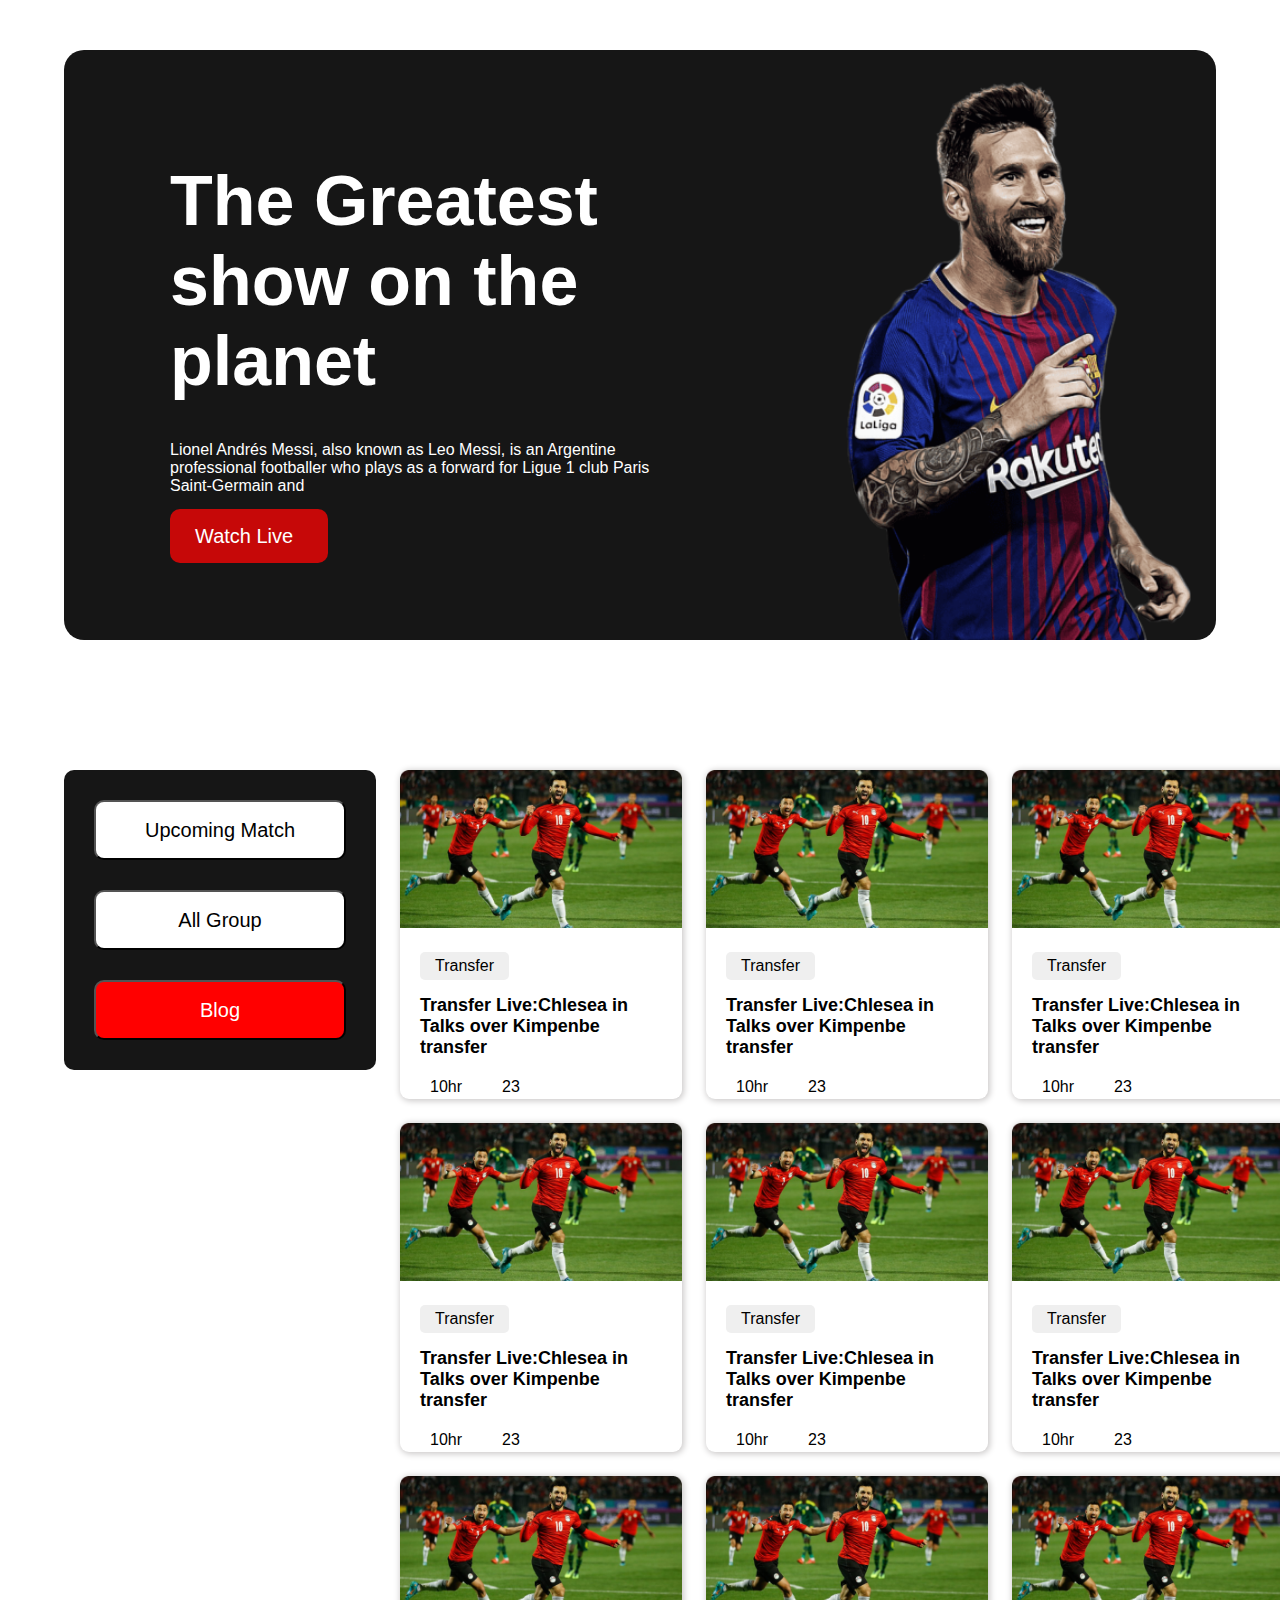
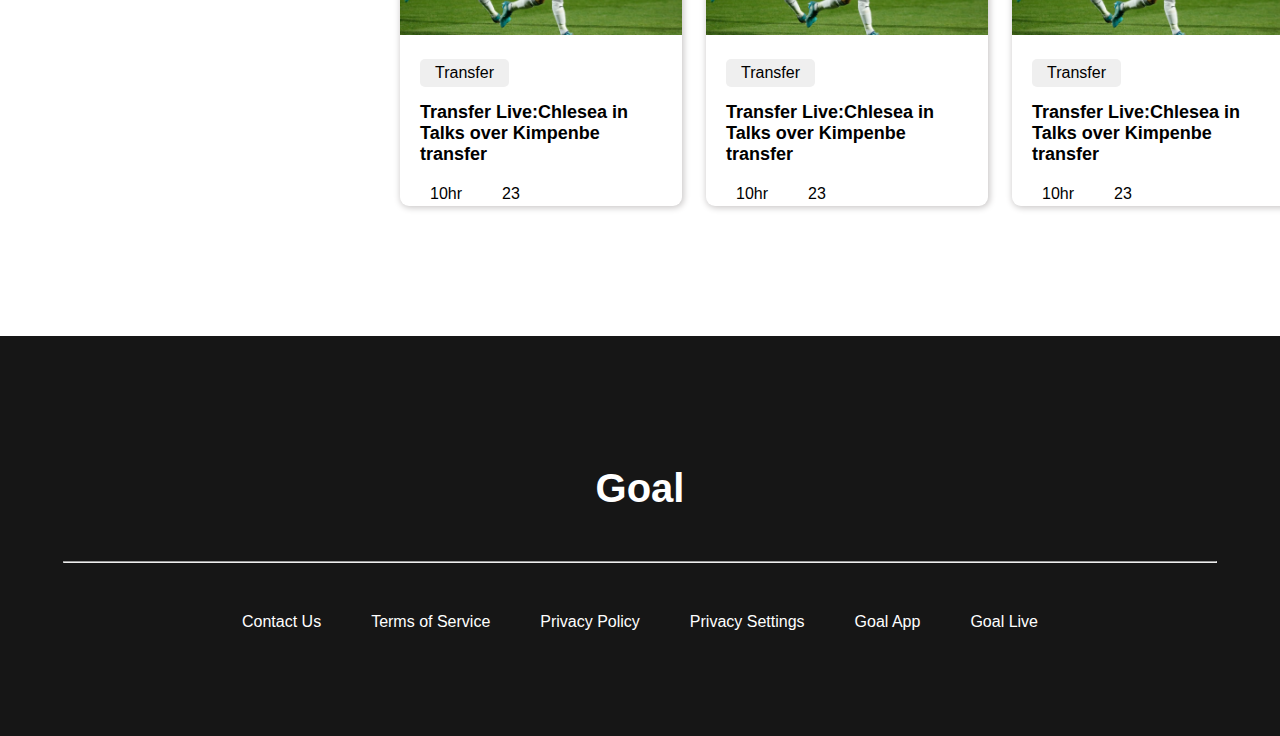
<file: index.html>
<!DOCTYPE html>
<html lang="en">

<head>
    <meta charset="UTF-8">
    <meta http-equiv="X-UA-Compatible" content="IE=edge">
    <meta name="viewport" content="width=device-width, initial-scale=1.0">
    <!-- css_____link -->
    <link rel="stylesheet" href="style.css">
    <!-- font___awesome___link -->
    <link rel="stylesheet" href="https://cdnjs.cloudflare.com/ajax/libs/font-awesome/6.1.1/css/all.min.css"
        integrity="sha512-KfkfwYDsLkIlwQp6LFnl8zNdLGxu9YAA1QvwINks4PhcElQSvqcyVLLD9aMhXd13uQjoXtEKNosOWaZqXgel0g=="
        crossorigin="anonymous" referrerpolicy="no-referrer" />
    <title>Assignment 2</title>
</head>

<body>
    <!-------
        header area start 
        -------->
    <header>
        <div class="container container-res">
            <div class="header-detail">
                <h1>The Greatest show on the planet</h1>
                <p>Lionel Andrés Messi, also known as Leo Messi, is an Argentine professional footballer who plays as a
                    forward for Ligue 1 club Paris Saint-Germain and</p>
                <a class="watch-btn" href="#">Watch Live <i class="fa-solid fa-angle-right"></i></a>
            </div>
            <div class="header-img">
                <img src="assets/messi.png" alt="">
            </div>
        </div>
    </header>
    <!-------
        header area end 
        -------->
    <!-------
        main area start 
        -------->
    <main>
        <div class="mian-container">
            <sectin class="section-1">
                <!-- 3button -->
                <form>
                    <div class="form-btn">
                        <a href="#"><input type="button" class="btn-3" value="Upcoming Match"></a>
                        <a href="#"><input type="button" class="btn-3" value="All Group"></a>
                        <a href="./second-page/index.html"><input type="button" class="btn-3" value="Blog"
                                style="background:red;color: white;"></a>
                    </div>
                </form>
                <!-- 9blogs area start  -->
                <div class="transfer-blogs">
                    <div class="blogs">
                        <img src="assets/Blog Image.png" alt="">
                        <div class="clock-and-msg">
                            <a href="#"><button>Transfer</button></a>
                            <h4>Transfer Live:Chlesea in Talks over Kimpenbe transfer</h4>
                            <div class="menu-icon">
                                <i class="fa-regular fa-clock"></i>10hr
                                <i class="fa-solid fa-message"></i>23
                            </div>
                        </div>
                    </div>
                    <div class="blogs">
                        <img src="assets/Blog Image.png" alt="">
                        <div class="clock-and-msg">
                            <a href="#"><button>Transfer</button></a>
                            <h4>Transfer Live:Chlesea in Talks over Kimpenbe transfer</h4>
                            <div class="menu-icon">
                                <i class="fa-regular fa-clock"></i>10hr
                                <i class="fa-solid fa-message"></i>23
                            </div>
                        </div>
                    </div>
                    <div class="blogs">
                        <img src="assets/Blog Image.png" alt="">
                        <div class="clock-and-msg">
                            <a href="#"><button>Transfer</button></a>
                            <h4>Transfer Live:Chlesea in Talks over Kimpenbe transfer</h4>
                            <div class="menu-icon">
                                <i class="fa-regular fa-clock"></i>10hr
                                <i class="fa-solid fa-message"></i>23
                            </div>
                        </div>
                    </div>
                    <div class="blogs">
                        <img src="assets/Blog Image.png" alt="">
                        <div class="clock-and-msg">
                            <a href="#"><button>Transfer</button></a>
                            <h4>Transfer Live:Chlesea in Talks over Kimpenbe transfer</h4>
                            <div class="menu-icon">
                                <i class="fa-regular fa-clock"></i>10hr
                                <i class="fa-solid fa-message"></i>23
                            </div>
                        </div>
                    </div>
                    <div class="blogs">
                        <img src="assets/Blog Image.png" alt="">
                        <div class="clock-and-msg">
                            <a href="#"><button>Transfer</button></a>
                            <h4>Transfer Live:Chlesea in Talks over Kimpenbe transfer</h4>
                            <div class="menu-icon">
                                <i class="fa-regular fa-clock"></i>10hr
                                <i class="fa-solid fa-message"></i>23
                            </div>
                        </div>
                    </div>
                    <div class="blogs">
                        <img src="assets/Blog Image.png" alt="">
                        <div class="clock-and-msg">
                            <a href="#"><button>Transfer</button></a>
                            <h4>Transfer Live:Chlesea in Talks over Kimpenbe transfer</h4>
                            <div class="menu-icon">
                                <i class="fa-regular fa-clock"></i>10hr
                                <i class="fa-solid fa-message"></i>23
                            </div>
                        </div>
                    </div>
                    <div class="blogs">
                        <img src="assets/Blog Image.png" alt="">
                        <div class="clock-and-msg">
                            <a href="#"><button>Transfer</button></a>
                            <h4>Transfer Live:Chlesea in Talks over Kimpenbe transfer</h4>
                            <div class="menu-icon">
                                <i class="fa-regular fa-clock"></i>10hr
                                <i class="fa-solid fa-message"></i>23
                            </div>
                        </div>
                    </div>
                    <div class="blogs">
                        <img src="assets/Blog Image.png" alt="">
                        <div class="clock-and-msg">
                            <a href="#"><button>Transfer</button></a>
                            <h4>Transfer Live:Chlesea in Talks over Kimpenbe transfer</h4>
                            <div class="menu-icon">
                                <i class="fa-regular fa-clock"></i>10hr
                                <i class="fa-solid fa-message"></i>23
                            </div>
                        </div>
                    </div>
                    <div class="blogs">
                        <img src="assets/Blog Image.png" alt="">
                        <div class="clock-and-msg">
                            <a href="#"><button>Transfer</button></a>
                            <h4>Transfer Live:Chlesea in Talks over Kimpenbe transfer</h4>
                            <div class="menu-icon">
                                <i class="fa-regular fa-clock"></i>10hr
                                <i class="fa-solid fa-message"></i>23
                            </div>
                        </div>
                    </div>
                </div>
                <!-- 9blogs are end -->
            </sectin>
            <button class="view-all">View ALl</button>
        </div>
    </main>
    <!-- main area end -->
    <!-- footer area start -->
    <footer>
        <div class="footer-goal">
            <h3>Goal</h3>
        </div>
        <hr>
        <div class="footer-menu">
            <ul>
                <li><a href="#">Contact Us</a></li>
                <li><a href="#">Terms of Service</a></li>
                <li><a href="#">Privacy Policy</a></li>
                <li><a href="#">Privacy Settings</a></li>
                <li><a href="#">Goal App</a></li>
                <li><a href="#">Goal Live</a></li>
            </ul>
            <div class="social-icon">
                <p><i class="fa-brands fa-facebook-square"></i><i class="fa-brands fa-instagram"></i><i
                        class="fa-brands fa-twitter-square"></i></p>
            </div>
        </div>
    </footer>
</body>

</html>
</file>
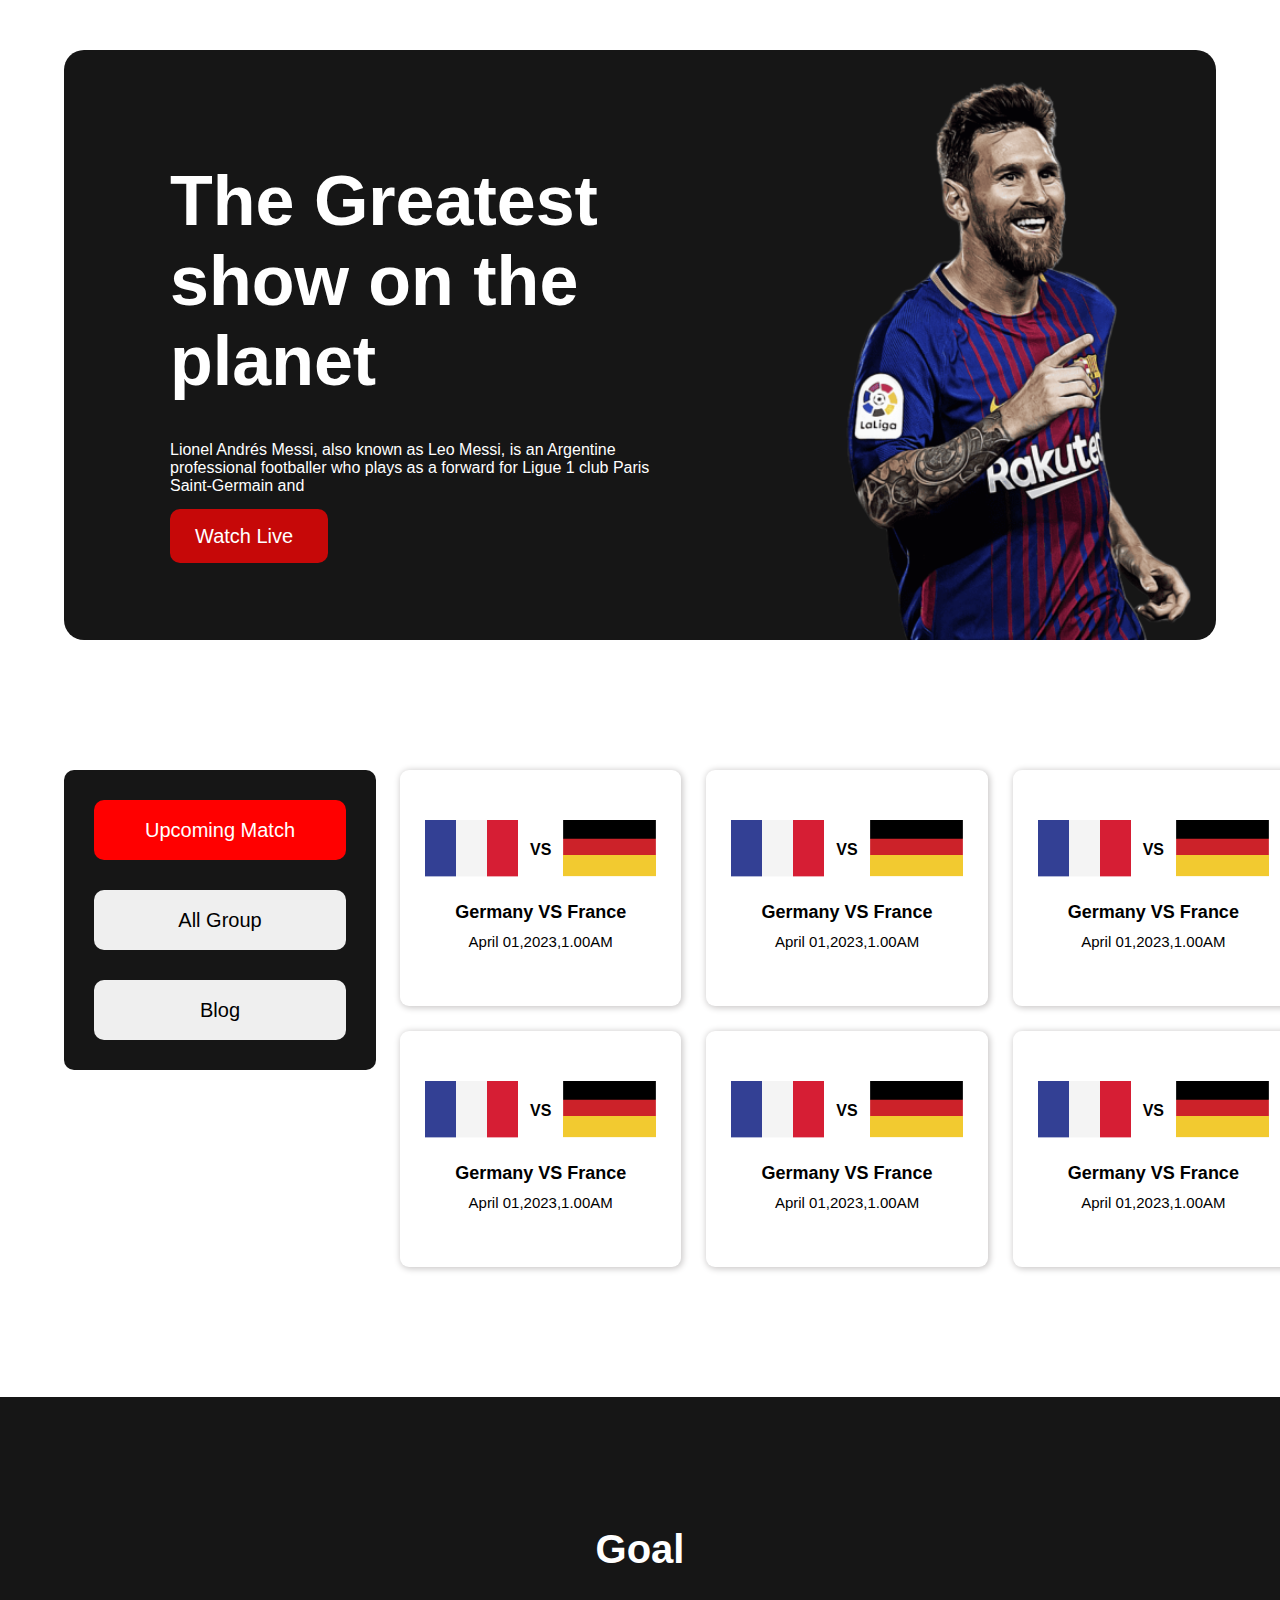
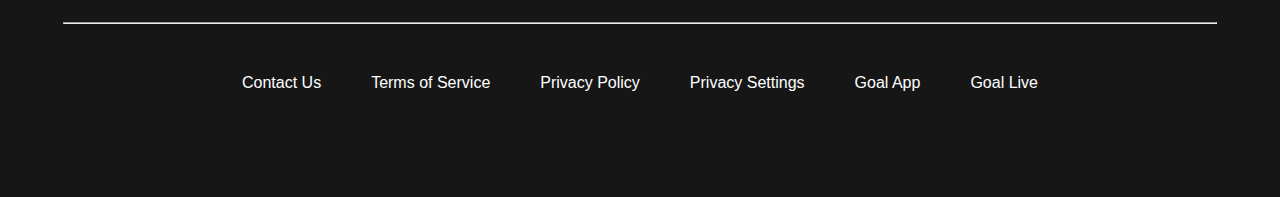
<file: second-page/secod_page.html>
<!DOCTYPE html>
<html lang="en">

<head>
    <meta charset="UTF-8">
    <meta http-equiv="X-UA-Compatible" content="IE=edge">
    <meta name="viewport" content="width=device-width, initial-scale=1.0">
    <!-- css_____link -->
    <link rel="stylesheet" href="second_page.css">
    <!-- font___awesome___link -->
    <link rel="stylesheet" href="https://cdnjs.cloudflare.com/ajax/libs/font-awesome/6.1.1/css/all.min.css"
        integrity="sha512-KfkfwYDsLkIlwQp6LFnl8zNdLGxu9YAA1QvwINks4PhcElQSvqcyVLLD9aMhXd13uQjoXtEKNosOWaZqXgel0g=="
        crossorigin="anonymous" referrerpolicy="no-referrer" />
    <title>Assignment 2</title>
</head>

<body>
    <!-------
        header area start 
        -------->
    <header>
        <div class="container container-res">
            <div class="header-detail">
                <h1>The Greatest show on the planet</h1>
                <p>Lionel Andrés Messi, also known as Leo Messi, is an Argentine professional footballer who plays as a
                    forward for Ligue 1 club Paris Saint-Germain and</p>
                <a class="watch-btn" href="#">Watch Live <i class="fa-solid fa-angle-right"></i></a>
            </div>
            <div class="header-img">
                <img src="/assets/messi.png" alt="">
            </div>
        </div>
    </header>
    <!-------
        header area end 
        -------->
    <!-------
        main area start 
        -------->
    <main>
        <div class="mian-container">
            <sectin class="section-1">
                <!-- 3button -->
                <form>
                    <div class="form-btn">
                        <a href="/index.html"><input type="button" class="btn-3" value="Upcoming Match"
                                style="background:red;color: white;"></a>
                        <a href="#"><input type="button" class="btn-3" value="All Group"></a>
                        <a href="#"><input type="button" class="btn-3" value="Blog"></a>
                    </div>
                </form>
                <!-- 9blogs area start  -->
                <div class="country-details">
                    <div class="time-shedul">
                        <div class="country-flag">
                            <img src="/assets/Flag.png" alt="">
                            <span>VS</span>
                            <img src="/assets/germany Flag.png" alt="">
                        </div>
                        <div class="country-name">
                            <h5>Germany VS France</h5>
                            <p>April 01,2023,1.00AM</p>
                        </div>
                    </div>
                    <div class="time-shedul">
                        <div class="country-flag">
                            <img src="/assets/Flag.png" alt="">
                            <span>VS</span>
                            <img src="/assets/germany Flag.png" alt="">
                        </div>
                        <div class="country-name">
                            <h5>Germany VS France</h5>
                            <p>April 01,2023,1.00AM</p>
                        </div>
                    </div>
                    <div class="time-shedul">
                        <div class="country-flag">
                            <img src="/assets/Flag.png" alt="">
                            <span>VS</span>
                            <img src="/assets/germany Flag.png" alt="">
                        </div>
                        <div class="country-name">
                            <h5>Germany VS France</h5>
                            <p>April 01,2023,1.00AM</p>
                        </div>
                    </div>
                    <div class="time-shedul">
                        <div class="country-flag">
                            <img src="/assets/Flag.png" alt="">
                            <span>VS</span>
                            <img src="/assets/germany Flag.png" alt="">
                        </div>
                        <div class="country-name">
                            <h5>Germany VS France</h5>
                            <p>April 01,2023,1.00AM</p>
                        </div>
                    </div>
                    <div class="time-shedul">
                        <div class="country-flag">
                            <img src="/assets/Flag.png" alt="">
                            <span>VS</span>
                            <img src="/assets/germany Flag.png" alt="">
                        </div>
                        <div class="country-name">
                            <h5>Germany VS France</h5>
                            <p>April 01,2023,1.00AM</p>
                        </div>
                    </div>
                    <div class="time-shedul">
                        <div class="country-flag">
                            <img src="/assets/Flag.png" alt="">
                            <span>VS</span>
                            <img src="/assets/germany Flag.png" alt="">
                        </div>
                        <div class="country-name">
                            <h5>Germany VS France</h5>
                            <p>April 01,2023,1.00AM</p>
                        </div>
                    </div>

                    <!-- 9blogs are end -->
            </sectin>
        </div>
    </main>
    <!-- main area end -->
    <!-- footer area start -->
    <footer>
        <div class="footer-goal">
            <h3>Goal</h3>
        </div>
        <hr>
        <div class="footer-menu">
            <ul>
                <li><a href="#">Contact Us</a></li>
                <li><a href="#">Terms of Service</a></li>
                <li><a href="#">Privacy Policy</a></li>
                <li><a href="#">Privacy Settings</a></li>
                <li><a href="#">Goal App</a></li>
                <li><a href="#">Goal Live</a></li>
            </ul>
            <div class="social-icon">
                <p><i class="fa-brands fa-facebook-square"></i><i class="fa-brands fa-instagram"></i><i
                        class="fa-brands fa-twitter-square"></i></p>
            </div>
        </div>
    </footer>
</body>

</html>
</file>
<file: style.css>
/*---------------
 default style
 ---------------*/
/* google fonts */
@import url('https://fonts.googleapis.com/css2?family=Montserrat&family=Poppins:wght@500&display=swap');

* {
    margin: 0;
    padding: 0;
}

body {
    font-family: 'Roboto', sans-serif;
}

a {
    text-decoration: none;
}

/*---------------
 header area start
 ---------------*/
.container {
    width: 90vw;
    height: 590px;
    background:
        #161616;
    display: flex;
    margin: auto;
    margin-top: 50px;
    border-radius: 20px;
}

.header-detail {
    margin: 111px 0px 111px 106px;
}

h1 {
    font-size: 70px;
    color: white;
}

.header-detail,
.header-img {
    width: 50%;

}

.header-detail p {
    font-size: 16px;
    margin-top: 40px;
    color: white;
    margin-bottom: 30px;
}

.watch-btn {
    background: #c60808;
    padding: 16px 25px;
    color: white;
    font-size: 20px;
    border-radius: 10px;
    transition: .7s;
}

.header-img img {
    margin-top: 30px;
    height: 560px;
    margin-left: 150px;
}

i.fa-solid.fa-angle-right {
    margin-left: 10px;
}

.watch-btn:hover {
    background: rgb(248, 248, 248);
    color: black;
}

/*---------
 header area end
-------- */
/*---------
 main area start
-------- */
.mian-container {
    width: 90vw;
    margin: auto;
    margin-top: 130px;
}

.section-1 {
    display: flex;
    column-gap: 24px;
}

/* 3button */
form {
    width: 312px;
    height: 300px;
    background-color: #161616;
    border-radius: 10px;
}

.form-btn {
    padding: 30px;
}

input[type="button"] {
    background: white;
    font-size: 20px;
    width: 252px;
    height: 60px;
    margin-bottom: 30px;
    border-radius: 10px;
}

/* 9blogs start */
.transfer-blogs {
    display: grid;
    grid-template-columns: repeat(3, 1fr);
    gap: 24px;
    border-radius: 7px;
}

.blogs {
    box-shadow: 1px 1px 6px 1px #cbc9c9;
    border-radius: 9px;
}

.blogs img {
    border-radius: 7px 7px 0px 0px;
    width: 282px;
}

h4 {
    font-size: 18px;
    padding: 0px 20px 20px 0px;
}

i.fa-message,
.fa-clock {
    font-size: 20px;
    padding: 0px 10px 21px 30px;
}

i.fa-clock {
    font-size: 20px;
    padding: 0px 10px 21px 0px;
}

.clock-and-msg {
    margin-left: 20px;
}

.menu-icon {
    display: flex;
}

.clock-and-msg a button {
    padding: 5px 15px;
    font-size: 16px;
    border-radius: 5px;
    border: none;
    margin-top: 20px;
    margin-bottom: 15px;
}

.view-all {
    display: none;
}

/* 9blogs end */
/* footer area start */
footer {
    margin: auto;
    background-color: #161616;
    margin-top: 130px;
    height: 400px;
}

h3 {
    font-size: 40px;
    text-align: center;
    color: white;
    padding: 130px 0px 0px 0px;
}

hr {
    width: 90vw;
    margin: auto;
    margin-top: 50px;
    margin-bottom: 50px;
}

/* footer menu */
.footer-menu ul {
    display: flex;
    justify-content: center;
}

.footer-menu ul li {
    list-style: none;
    padding: 0px 25px;
}

.footer-menu ul li a {
    text-decoration: none;
    color: rgb(255, 255, 255);
}

.footer-menu {
    width: 90vw;
    margin: auto;
}

/* footer menu end */
/* social icon */
.social-icon p {
    text-align: center;
    padding: 40px;
    padding-bottom: 0px;
}

p i {
    padding: 15px;
    font-size: 30px;
    cursor: pointer;
    color: white;
}


/*------------------- 
responsive section 
--------------------*/
@media only screen and (max-width:688px) {
    .container {
        text-align: center;
        flex-direction: column;
        height: 100%;
        margin-top: 0px;
    }

    .container-res {
        width: 600px;
    }

    .header-img img {
        margin-left: 0px;
    }

    .header-detail,
    .header-img {
        width: 100%;
        margin-top: 25px;
    }

    .header-detail {
        margin: 0px;
    }

    h1 {
        font-size: 50px;
        margin-top: 50px;
    }

    p {
        text-overflow: ellipsis;
        width: 400px;
        overflow: hidden;
        white-space: pre;
        margin: auto;
        font-size: 18px;
    }

    .section-1 {
        flex-direction: column;
        column-gap: 24px;
    }

    form {
        display: flex;
        margin: auto;
        width: 312px;
        height: 300px;
        background-color: white;
        border-radius: 10px;
    }

    form input a {
        border: 1px solid black;
    }

    .transfer-blogs {
        grid-template-columns: repeat(1, 1fr);
        align-items: center;
    }

    .blogs img {
        border-radius: 7px 7px 0px 0px;
        width: 100%;
    }

    .footer-menu ul {
        font-size: 22px;
        display: flex;
        /* padding: 15px; */
        row-gap: 60px;
        /* height: 100px; */
        justify-content: center;
        flex-direction: column;
        text-align: center;
    }

    footer {
        margin: auto;
        background-color: #161616;
        margin-top: 130px;
        height: 850px;
    }

    .social-icon {
        text-align: center;
        padding: 0px;
    }

    .social-icon i {
        padding: 10px;
        font-size: 27px;
        color: white;
    }

}

/* tablet view strat */
@media only screen and (min-width:689px) and (max-width:992px) {
    .container {
        text-align: center;
        flex-direction: column;
        height: 100%;
        margin-top: 0px;
    }

    .container-res {
        width: 910px;
    }

    .header-img img {
        margin-left: 0px;
    }


    .header-detail,
    .header-img {
        width: 100%;
        margin-top: 25px;
    }

    .header-detail {
        margin: 0px;
    }

    h1 {
        font-size: 50px;
        margin-top: 50px;
    }

    p {
        text-overflow: ellipsis;
        width: 400px;
        overflow: hidden;
        white-space: pre;
        margin: auto;
        font-size: 18px;
    }

    .section-1 {
        width: 873px;
        display: flex;
        column-gap: 24px;
        flex-direction: column;
    }

    form {
        display: contents;
        background-color: white;
        border-radius: 10px;
    }

    form input a {
        border: 1px solid black;
    }

    .transfer-blogs {
        grid-template-columns: repeat(2, 1fr);
        align-items: center;
    }

    .blogs img {
        border-radius: 7px 7px 0px 0px;
        width: 425px;
    }

    footer {
        margin: auto;
        background-color: #161616;
        margin-top: 130px;
        height: 500px;
        width: 1000px;
    }

    .footer-menu ul {
        display: flex;
        row-gap: 30px;
        flex-wrap: wrap;
        justify-content: center;
    }

    .footer-menu ul li a {
        text-decoration: none;
        color: rgb(255, 255, 255);
        font-size: 23px;
    }

    button.view-all {
        display: block;
        padding: 15px 40px;
        background: red;
        color: white;
        font-size: 20px;
        border-radius: 10px;
        border: none;
        margin: auto;
        margin-top: 60px;
    }
}
</file>
<file: second-page/second_page.css>
/*---------------
 default style
 ---------------*/
/* google fonts */
@import url('https://fonts.googleapis.com/css2?family=Montserrat&family=Poppins:wght@500&display=swap');

* {
    margin: 0;
    padding: 0;
}

body {
    font-family: 'Roboto', sans-serif;
}

a {
    text-decoration: none;
}

/*---------------
 header area start
 ---------------*/

/* .container {
    Width: 90vw;
    Height: 590px;
    background: #161616;
    margin: auto;
    margin-top: 50px;
    border-radius: 20px;
    display: flex;
    justify-content: space-between;

} 
.header-img img {
    width: 900px;
    height: 681px;
}*/
.container {
    width: 90vw;
    height: 590px;
    background:
        #161616;
    display: flex;
    margin: auto;
    margin-top: 50px;
    border-radius: 20px;
}

.header-detail {
    margin: 111px 0px 111px 106px;
}

h1 {
    font-size: 70px;
    color: white;
}

.header-detail,
.header-img {
    width: 50%;

}

.header-detail p {
    font-size: 16px;
    margin-top: 40px;
    color: white;
    margin-bottom: 30px;
}

.watch-btn {
    background: #c60808;
    padding: 16px 25px;
    color: white;
    font-size: 20px;
    border-radius: 10px;
    transition: .7s;
}

.header-img img {
    margin-top: 30px;
    height: 560px;
    margin-left: 150px;
}

i.fa-solid.fa-angle-right {
    margin-left: 10px;
}

.header-detail a:hover {
    background: rgb(95, 3, 3);
    /* padding: 16px 25px;
    border: 1px solid white; */
}

/*---------
 header area end
-------- */
/*---------
 main area start
-------- */
.mian-container {
    width: 90vw;
    margin: auto;
    margin-top: 130px;
}

.section-1 {
    display: flex;
    column-gap: 24px;
}

/* 3button */
form {
    display: flex;
    height: 300px;
    background-color: #161616;
    border-radius: 10px;
    flex-direction: row;
}

.form-btn {
    padding: 30px;
}

input[type="button"] {
    font-size: 20px;
    width: 252px;
    height: 60px;
    margin-bottom: 30px;
    border-radius: 10px;
    border: none;
}

/* 9blogs start */
.country-details {
    display: grid;
    grid-template-columns: repeat(3, 1fr);
    gap: 25px;
    border-radius: 7px;
}

.time-shedul {
    box-shadow: 1px 1px 6px 1px #cbc9c9;
    border-radius: 9px;
    height: 236px;
}

.country-flag {
    display: flex;

    padding: 50px 24px 15px 24px;

}

span {
    margin: 21px 12px 0px 12px;
    font-weight: 700;
}

.country-name {
    text-align: center;
}

h5 {
    font-size: 18px;
    margin: 10px 0px;
    font-weight: 700;
}

.country-name p {
    font-size: 15px;
}

/* 9blogs end */
/* footer area start */
footer {
    margin: auto;
    background-color: #161616;
    margin-top: 130px;
    height: 400px;
}

h3 {
    font-size: 40px;
    text-align: center;
    color: white;
    padding: 130px 0px 0px 0px;
}

hr {
    width: 90vw;
    margin: auto;
    margin-top: 50px;
    margin-bottom: 50px;
}

/* footer menu */
.footer-menu ul {
    display: flex;
    justify-content: center;
}

.footer-menu ul li {
    list-style: none;
    padding: 0px 25px;
}

.footer-menu ul li a {
    text-decoration: none;
    color: rgb(255, 255, 255);
}

.footer-menu {
    width: 90vw;
    margin: auto;
}

/* social icon */
.social-icon p {
    text-align: center;
    padding: 40px;
    padding-bottom: 0px;
}

p i {
    padding: 15px;
    font-size: 30px;
    cursor: pointer;
    color: white;
}

/* responsive area start */
@media only screen and (max-width:688px) {
    .container {
        text-align: center;
        flex-direction: column;
        height: 100%;
        margin-top: 0px;
    }

    .container-res {
        width: 600px;
    }

    .header-img img {
        margin-left: 0px;
    }


    .header-detail,
    .header-img {
        width: 100%;
        margin-top: 25px;
    }

    .header-detail {
        margin: 0px;
    }

    h1 {
        font-size: 50px;
        margin-top: 50px;
    }

    p {
        text-overflow: ellipsis;
        width: 400px;
        overflow: hidden;
        white-space: pre;
        margin: auto;
        font-size: 18px;
    }

    .section-1 {
        flex-direction: column;
        column-gap: 24px;
    }

    form {
        display: flex;
        margin: auto;
        width: 312px;
        height: 300px;
        background-color: white;
        border-radius: 10px;
    }

    form input a {
        border: 1px solid black;
    }

    .country-details {
        grid-template-columns: repeat(1, 1fr);
        align-items: center;
    }

    .time-shedul img {
        border-radius: 7px 7px 0px 0px;
        width: 30%;
        margin: auto;
    }

    .footer-menu ul {
        font-size: 22px;
        display: flex;
        /* padding: 15px; */
        row-gap: 60px;
        /* height: 100px; */
        justify-content: center;
        flex-direction: column;
        text-align: center;
    }

    footer {
        margin: auto;
        background-color: #161616;
        margin-top: 130px;
        height: 825px;
    }

    .social-icon p {
        text-align: center;
        padding: 0;
        margin-top: 10px;
    }
}

/* mobile view end\ */
/* tablet view strat */
@media only screen and (min-width:689px) and (max-width:992px) {
    .container {
        text-align: center;
        flex-direction: column;
        height: 100%;
        margin-top: 0px;
    }

    .container-res {
        width: 910px;
    }

    .header-img img {
        margin-left: 0px;
    }


    .header-detail,
    .header-img {
        width: 100%;
        margin-top: 25px;
    }

    .header-detail {
        margin: 0px;
    }

    h1 {
        font-size: 50px;
        margin-top: 50px;
    }

    p {
        text-overflow: ellipsis;
        width: 400px;
        overflow: hidden;
        white-space: pre;
        margin: auto;
        font-size: 18px;
    }

    .section-1 {
        width: 873px;
        display: flex;
        column-gap: 24px;
        flex-direction: column;
    }

    form {
        display: flex;
        background-color: white;
        border-radius: 10px;
        height: 150px;
    }

    form input a {
        border: 1px solid black;
    }

    .country-details {
        grid-template-columns: repeat(2, 1fr);
        align-items: center;
    }

    .time-shedul img {
        border-radius: 7px 7px 0px 0px;
        width: 30%;
        margin: auto;
    }

    footer {
        margin: auto;
        background-color: #161616;
        margin-top: 130px;
        height: 500px;
        width: 1000px;
    }

    .footer-menu ul {
        display: flex;
        row-gap: 30px;
        flex-wrap: wrap;
        justify-content: center;
    }

    .footer-menu ul li a {
        text-decoration: none;
        color: rgb(255, 255, 255);
        font-size: 25px;
    }
}
</file>
